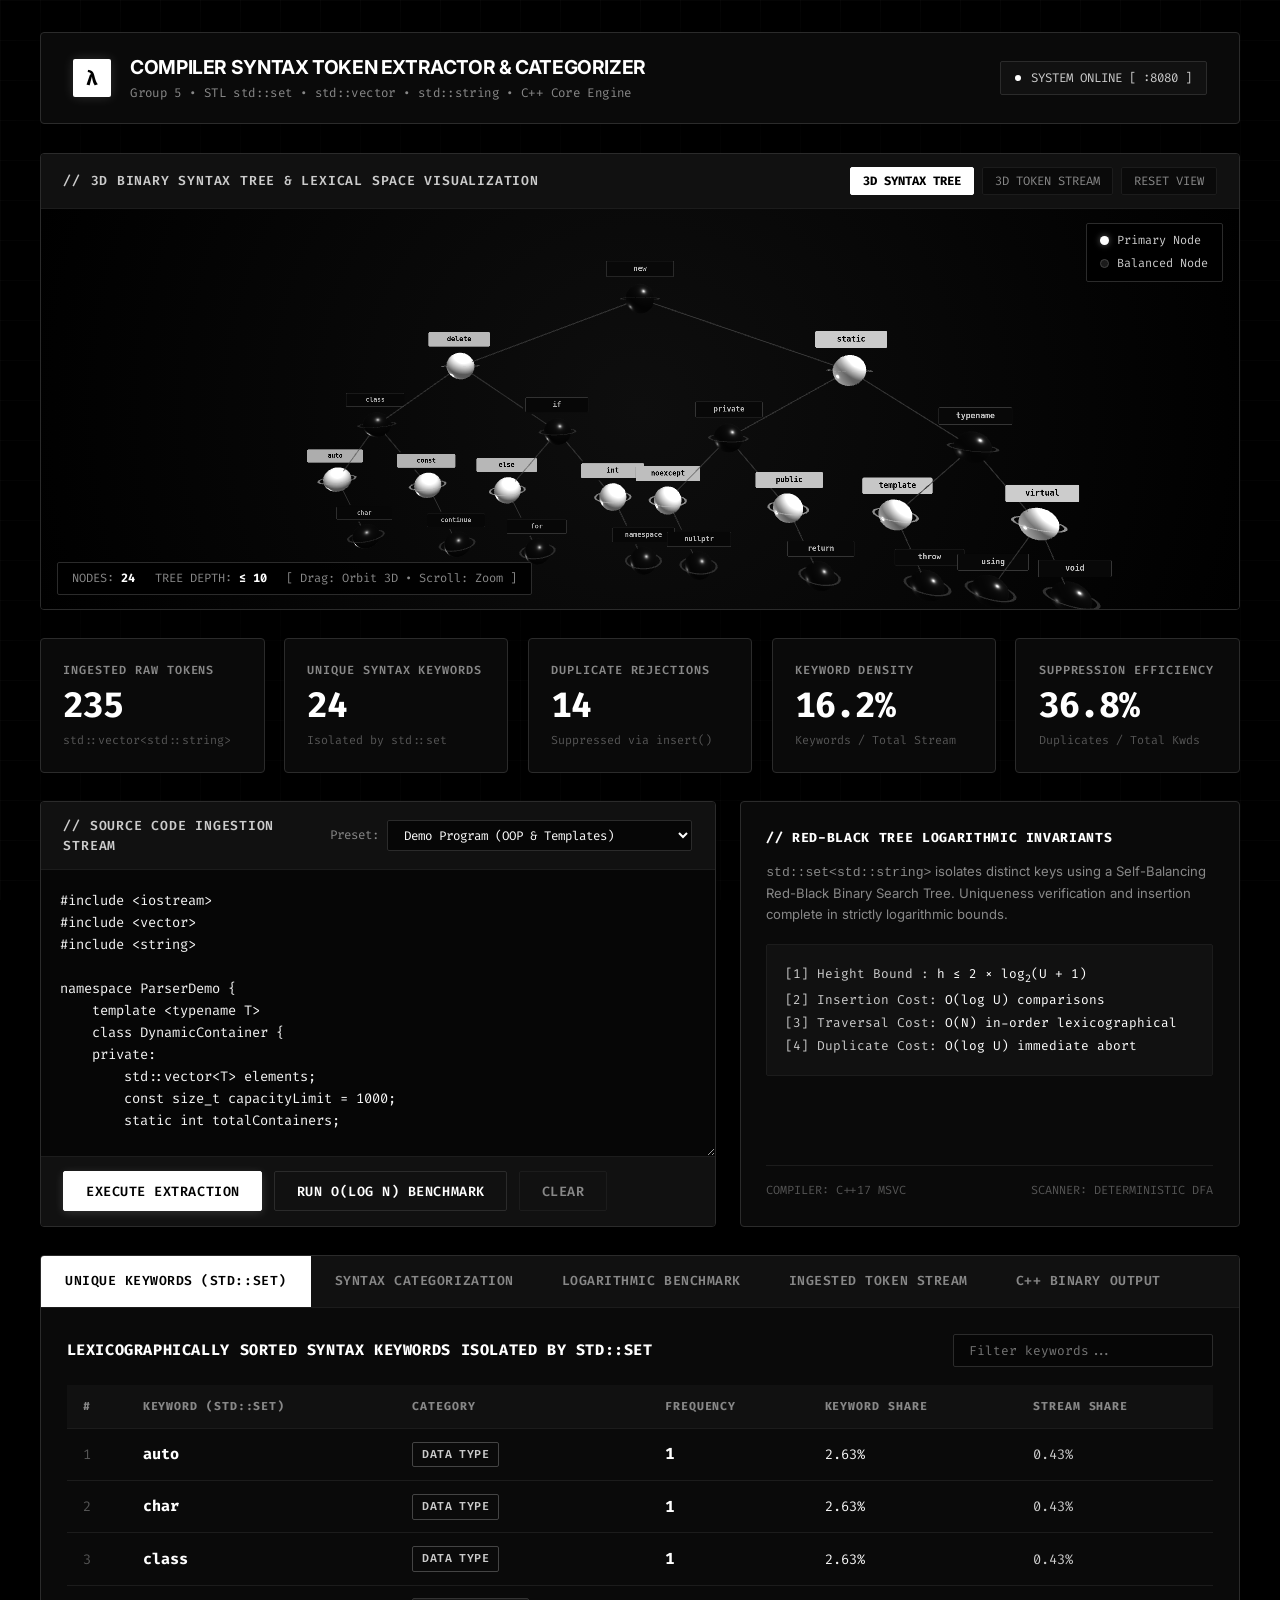
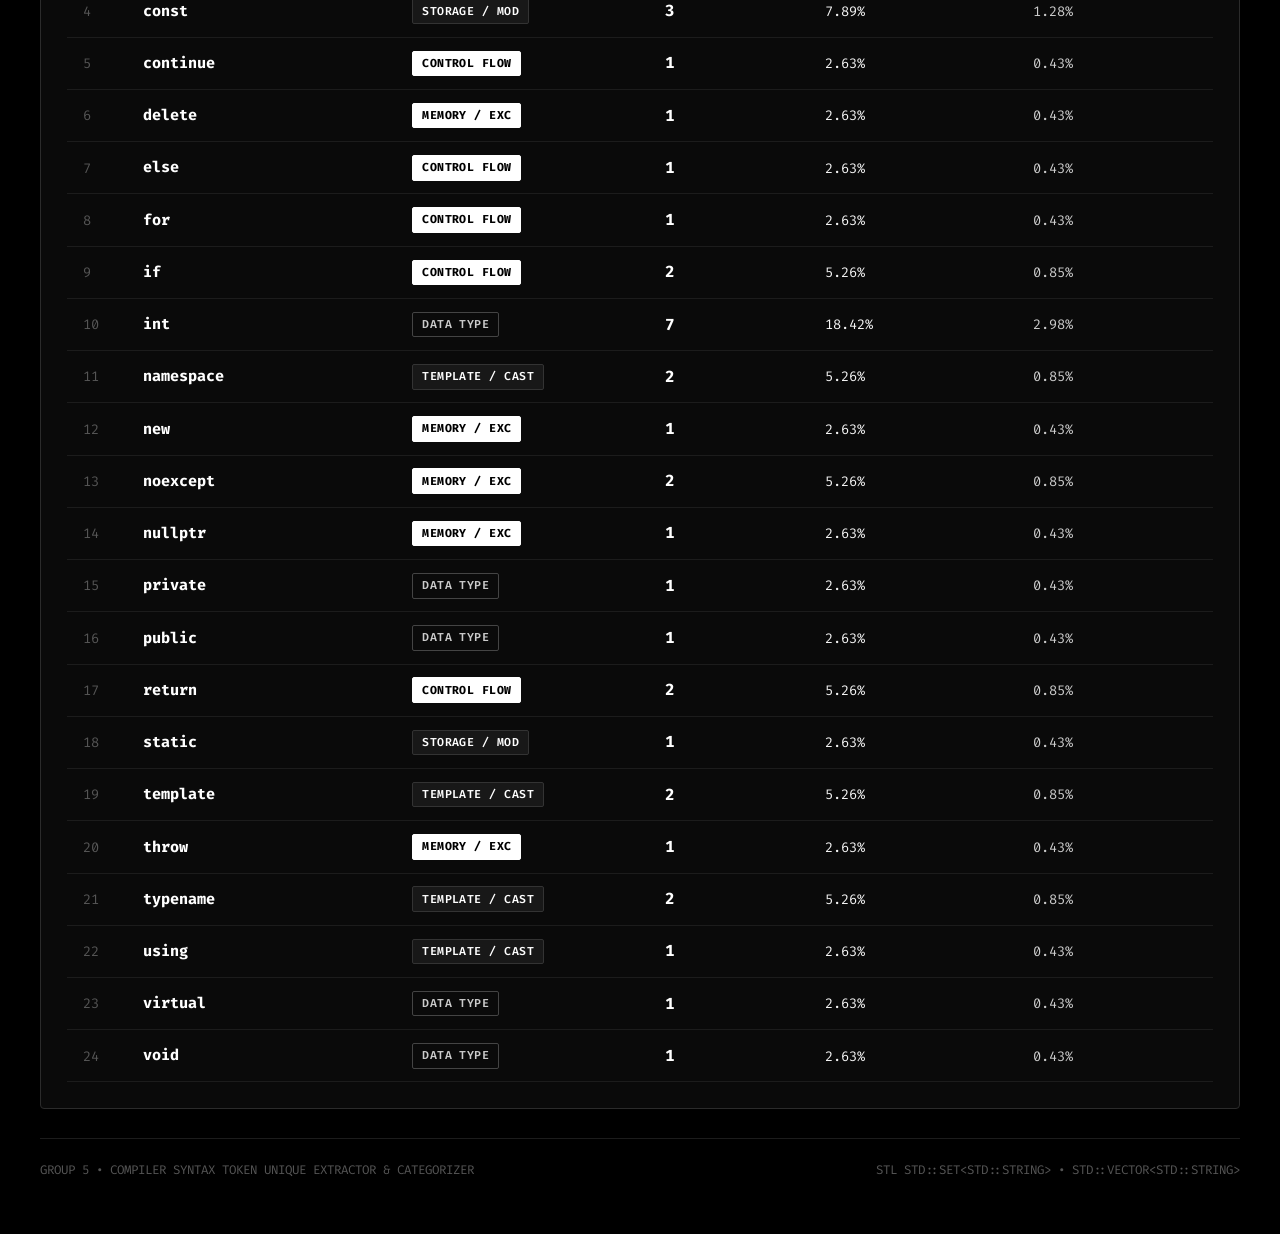
<file: index.html>
<!DOCTYPE html>
<html lang="en">
<head>
    <meta charset="UTF-8">
    <meta name="viewport" content="width=device-width, initial-scale=1.0">
    <title>Compiler Syntax Token Extractor &amp; Categorizer - Group 5</title>
    <link rel="stylesheet" href="style.css">
    <link rel="preconnect" href="https://fonts.googleapis.com">
    <link href="https://fonts.googleapis.com/css2?family=Fira+Code:wght@400;500;600;700&family=Inter:wght@400;500;600;700&display=swap" rel="stylesheet">
    <link rel="icon" href="data:image/svg+xml,<svg xmlns='http://www.w3.org/2000/svg' viewBox='0 0 100 100'><text y='.9em' font-size='90' fill='white'>&lambda;</text></svg>">
</head>
<body>
    <div class="mono-app">
        <header class="mono-header">
            <div class="mono-brand">
                <div class="mono-logo">&lambda;</div>
                <div class="mono-title-group">
                    <h1>Compiler Syntax Token Extractor &amp; Categorizer</h1>
                    <div class="sub">Group 5 &bull; STL std::set &bull; std::vector &bull; std::string &bull; C++ Core Engine</div>
                </div>
            </div>
            <div class="mono-system-status">
                <span class="mono-blink-dot"></span>
                <span>SYSTEM ONLINE [ :8080 ]</span>
            </div>
        </header>

        <section class="mono-viewport-card">
            <div class="mono-viewport-bar">
                <div class="mono-viewport-title">
                    <span>//</span>
                    <span>3D Binary Syntax Tree &amp; Lexical Space Visualization</span>
                </div>
                <div class="mono-viewport-actions">
                    <button class="mono-btn-v active" id="btnModeTree" onclick="setVisualizerMode('tree')">3D Syntax Tree</button>
                    <button class="mono-btn-v" id="btnModeVortex" onclick="setVisualizerMode('vortex')">3D Token Stream</button>
                    <button class="mono-btn-v" onclick="reset3DCamera()">Reset View</button>
                </div>
            </div>
            <div class="mono-canvas-box" id="canvasContainer">
                <canvas id="treeCanvas"></canvas>
                <div class="mono-canvas-hud">
                    <span>NODES: <strong id="hudNodeCount" style="color:var(--text-white)">0</strong></span>
                    <span>TREE DEPTH: <strong id="hudTreeDepth" style="color:var(--text-white)">0</strong></span>
                    <span>[ Drag: Orbit 3D &bull; Scroll: Zoom ]</span>
                </div>
                <div class="mono-canvas-legend">
                    <div class="mono-legend-row"><span class="mono-legend-node node-white"></span><span>Primary Node</span></div>
                    <div class="mono-legend-row"><span class="mono-legend-node node-black"></span><span>Balanced Node</span></div>
                </div>
            </div>
        </section>

        <section class="mono-stats-grid">
            <div class="mono-stat-box">
                <div class="mono-stat-label">Ingested Raw Tokens</div>
                <div class="mono-stat-val" id="cardTokens">0</div>
                <div class="mono-stat-meta">std::vector&lt;std::string&gt;</div>
            </div>
            <div class="mono-stat-box">
                <div class="mono-stat-label">Unique Syntax Keywords</div>
                <div class="mono-stat-val" id="cardUniqueKw">0</div>
                <div class="mono-stat-meta">Isolated by std::set</div>
            </div>
            <div class="mono-stat-box">
                <div class="mono-stat-label">Duplicate Rejections</div>
                <div class="mono-stat-val" id="cardDuplicates">0</div>
                <div class="mono-stat-meta">Suppressed via insert()</div>
            </div>
            <div class="mono-stat-box">
                <div class="mono-stat-label">Keyword Density</div>
                <div class="mono-stat-val" id="cardDensity">0.0%</div>
                <div class="mono-stat-meta">Keywords / Total Stream</div>
            </div>
            <div class="mono-stat-box">
                <div class="mono-stat-label">Suppression Efficiency</div>
                <div class="mono-stat-val" id="cardSuppression">0.0%</div>
                <div class="mono-stat-meta">Duplicates / Total Kwds</div>
            </div>
        </section>

        <section class="mono-workbench">
            <div class="mono-box">
                <div class="mono-bar">
                    <div class="mono-bar-title">// Source Code Ingestion Stream</div>
                    <div class="mono-preset-selector">
                        <label for="sampleSelect">Preset:</label>
                        <select id="sampleSelect" onchange="loadPresetSample()">
                            <option value="demo">Demo Program (OOP &amp; Templates)</option>
                            <option value="1">Sample 1: Math &amp; Primes</option>
                            <option value="2">Sample 2: Exceptions &amp; RAII</option>
                            <option value="3">Sample 3: Keyword Stress &amp; Duplicates</option>
                        </select>
                    </div>
                </div>
                <div class="mono-editor-area">
                    <textarea id="codeEditor" spellcheck="false" placeholder="Enter or paste C++ source code to analyze..."></textarea>
                </div>
                <div class="mono-actions">
                    <button class="mono-btn btn-white" id="btnAnalyze" onclick="analyzeCode()">
                        Execute Extraction
                    </button>
                    <button class="mono-btn btn-black" id="btnBenchmark" onclick="runBenchmarkSuite()">
                        Run O(log N) Benchmark
                    </button>
                    <button class="mono-btn btn-ghost-mono" onclick="clearCode()">
                        Clear
                    </button>
                </div>
            </div>

            <div class="mono-box" style="padding: 1.6rem; display: flex; flex-direction: column; justify-content: space-between;">
                <div>
                    <div style="font-family: var(--font-mono); font-size: 0.82rem; font-weight: 700; text-transform: uppercase; letter-spacing: 0.05em; color: var(--text-white); margin-bottom: 0.8rem;">
                        // Red-Black Tree Logarithmic Invariants
                    </div>
                    <p style="font-size: 0.82rem; color: var(--text-muted); line-height: 1.6; margin-bottom: 1.2rem;">
                        <code>std::set&lt;std::string&gt;</code> isolates distinct keys using a Self-Balancing Red-Black Binary Search Tree. Uniqueness verification and insertion complete in strictly logarithmic bounds.
                    </p>
                    <div style="background: var(--black-panel); border: 1px solid var(--border-dim); padding: 1.1rem; border-radius: var(--radius-xs); font-family: var(--font-mono); font-size: 0.8rem; color: var(--text-silver); line-height: 1.8;">
                        <div>[1] Height Bound  : <span style="color:var(--text-white)">h &le; 2 &times; log<sub>2</sub>(U + 1)</span></div>
                        <div>[2] Insertion Cost: <span style="color:var(--text-white)">O(log U) comparisons</span></div>
                        <div>[3] Traversal Cost: <span style="color:var(--text-white)">O(N) in-order lexicographical</span></div>
                        <div>[4] Duplicate Cost: <span style="color:var(--text-white)">O(log U) immediate abort</span></div>
                    </div>
                </div>
                <div style="margin-top: 1.2rem; padding-top: 1rem; border-top: 1px solid var(--border-dim); font-size: 0.74rem; font-family: var(--font-mono); color: var(--text-dim); display: flex; justify-content: space-between;">
                    <span>COMPILER: C++17 MSVC</span>
                    <span>SCANNER: DETERMINISTIC DFA</span>
                </div>
            </div>
        </section>

        <section class="mono-data-panel">
            <nav class="mono-tab-nav">
                <button class="mono-tab-item active" onclick="switchTab('keywords')">Unique Keywords (std::set)</button>
                <button class="mono-tab-item" onclick="switchTab('categories')">Syntax Categorization</button>
                <button class="mono-tab-item" onclick="switchTab('benchmarks')">Logarithmic Benchmark</button>
                <button class="mono-tab-item" onclick="switchTab('tokens')">Ingested Token Stream</button>
                <button class="mono-tab-item" onclick="switchTab('terminal')">C++ Binary Output</button>
            </nav>

            <div id="tab-keywords" class="mono-tab-pane active">
                <div class="mono-table-bar">
                    <h3>Lexicographically Sorted Syntax Keywords Isolated by std::set</h3>
                    <input type="text" id="kwSearchInput" class="mono-filter-input" placeholder="Filter keywords..." oninput="filterKeywordTable()">
                </div>
                <div class="mono-scroller">
                    <table>
                        <thead>
                            <tr>
                                <th style="width: 60px;">#</th>
                                <th>Keyword (std::set)</th>
                                <th>Category</th>
                                <th>Frequency</th>
                                <th>Keyword Share</th>
                                <th>Stream Share</th>
                            </tr>
                        </thead>
                        <tbody id="keywordTableBody">
                            <tr><td colspan="6" class="mono-empty-state">No source code analyzed yet. Click "Execute Extraction" above.</td></tr>
                        </tbody>
                    </table>
                </div>
            </div>

            <div id="tab-categories" class="mono-tab-pane">
                <div style="display: grid; grid-template-columns: 1fr 1fr; gap: 1.5rem;">
                    <div>
                        <div class="mono-table-bar">
                            <h3>Overall Syntax Token Breakdown</h3>
                        </div>
                        <div class="mono-scroller">
                            <table>
                                <thead>
                                    <tr>
                                        <th>Category</th>
                                        <th>Total Count</th>
                                        <th>Distinct Items</th>
                                        <th>Stream Share</th>
                                    </tr>
                                </thead>
                                <tbody id="categoryTableBody">
                                    <tr><td colspan="4" class="mono-empty-state">Awaiting analysis.</td></tr>
                                </tbody>
                            </table>
                        </div>
                    </div>
                    <div>
                        <div class="mono-table-bar">
                            <h3>Keyword Sub-Taxonomy Breakdown</h3>
                        </div>
                        <div class="mono-scroller">
                            <table>
                                <thead>
                                    <tr>
                                        <th>Subgroup</th>
                                        <th>Total Count</th>
                                        <th>Distinct (std::set)</th>
                                        <th>Share</th>
                                    </tr>
                                </thead>
                                <tbody id="kwSubgroupTableBody">
                                    <tr><td colspan="4" class="mono-empty-state">Awaiting analysis.</td></tr>
                                </tbody>
                            </table>
                        </div>
                    </div>
                </div>
            </div>

            <div id="tab-benchmarks" class="mono-tab-pane">
                <div class="mono-table-bar">
                    <h3>Empirical Complexity Evaluation: std::set vs Vector Linear Search</h3>
                    <button class="mono-btn btn-white" style="padding:0.35rem 0.85rem; font-size:0.75rem;" onclick="runBenchmarkSuite()">Re-run Benchmarks</button>
                </div>
                <div class="mono-scroller">
                    <table>
                        <thead>
                            <tr>
                                <th>Tokens (N)</th>
                                <th>Unique (U)</th>
                                <th>RB Max Depth &le;</th>
                                <th>Vector O(N&sup2;) Time</th>
                                <th>std::set O(N log U) Time</th>
                                <th>Hash O(N) Time</th>
                                <th>Speedup Factor</th>
                            </tr>
                        </thead>
                        <tbody id="benchmarkTableBody">
                            <tr><td colspan="7" class="mono-empty-state">Click "Run O(log N) Benchmark" to trigger performance tests.</td></tr>
                        </tbody>
                    </table>
                </div>
            </div>

            <div id="tab-tokens" class="mono-tab-pane">
                <div class="mono-table-bar">
                    <h3>Raw Ingested Tokens Sequence (std::vector&lt;std::string&gt;)</h3>
                    <span id="tokenStreamCount" class="mono-badge badge-solid-white">0 Tokens</span>
                </div>
                <div class="mono-token-stream" id="tokenCloud">
                    <span class="mono-empty-state">Tokens will be streamed here upon analysis.</span>
                </div>
            </div>

            <div id="tab-terminal" class="mono-tab-pane">
                <div class="mono-table-bar">
                    <h3>Native C++ Executable Terminal Log</h3>
                </div>
                <pre class="mono-terminal-box" id="terminalOutput">Click "Execute Extraction" to view native C++ console output...</pre>
            </div>
        </section>

        <footer class="mono-footer">
            <div>Group 5 &bull; Compiler Syntax Token Unique Extractor &amp; Categorizer</div>
            <div>STL std::set&lt;std::string&gt; &bull; std::vector&lt;std::string&gt;</div>
        </footer>
    </div>

    <script src="three.min.js"></script>
    <script src="app.js"></script>
</body>
</html>
</file>
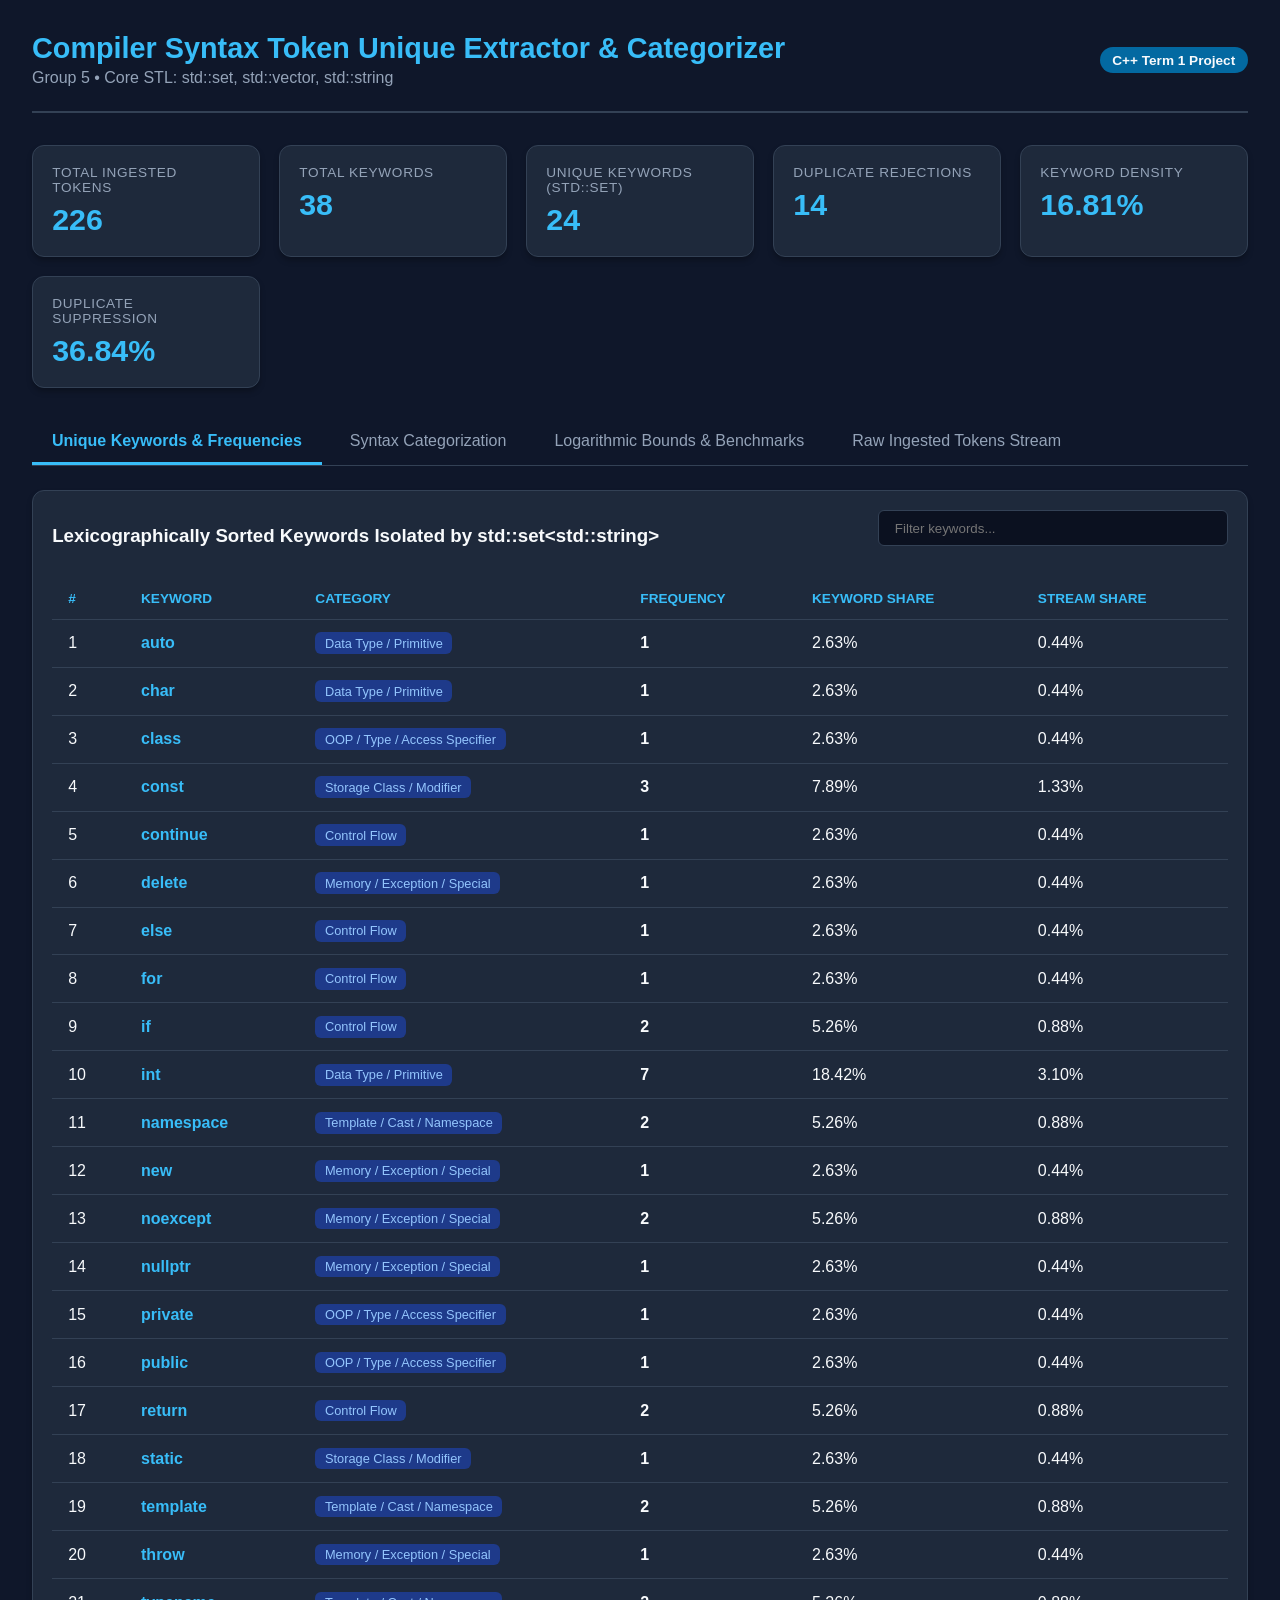
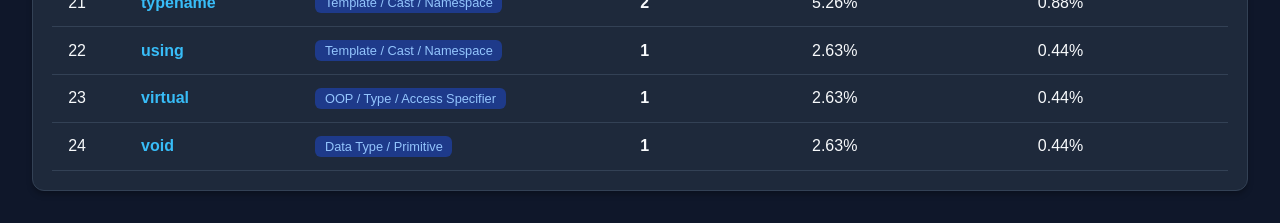
<file: export/dashboard.html>
<!DOCTYPE html>
<html lang="en">
<head>
    <meta charset="UTF-8">
    <meta name="viewport" content="width=device-width, initial-scale=1.0">
    <title>Compiler Syntax Token Unique Extractor & Categorizer - Dashboard</title>
    <style>
        :root {
            --bg-primary: #0f172a;
            --bg-secondary: #1e293b;
            --bg-card: #1e293b;
            --accent: #38bdf8;
            --accent-glow: rgba(56, 189, 248, 0.2);
            --text-main: #f8fafc;
            --text-muted: #94a3b8;
            --border-color: #334155;
            --success: #10b981;
            --warning: #f59e0b;
            --purple: #a855f7;
        }
        * { box-sizing: border-box; margin: 0; padding: 0; font-family: 'Segoe UI', Roboto, Helvetica, Arial, sans-serif; }
        body { background: var(--bg-primary); color: var(--text-main); min-height: 100vh; padding: 2rem; }
        .header { display: flex; justify-content: space-between; align-items: center; border-bottom: 2px solid var(--border-color); padding-bottom: 1.5rem; margin-bottom: 2rem; }
        .header h1 { font-size: 1.8rem; color: var(--accent); }
        .header .badge { background: #0369a1; padding: 0.35rem 0.8rem; border-radius: 9999px; font-size: 0.85rem; font-weight: 600; }
        .metrics-grid { display: grid; grid-template-columns: repeat(auto-fit, minmax(200px, 1fr)); gap: 1.2rem; margin-bottom: 2rem; }
        .card { background: var(--bg-card); border: 1px solid var(--border-color); border-radius: 12px; padding: 1.2rem; box-shadow: 0 4px 6px -1px rgba(0, 0, 0, 0.3); }
        .card .title { font-size: 0.85rem; color: var(--text-muted); text-transform: uppercase; letter-spacing: 0.05em; margin-bottom: 0.4rem; }
        .card .val { font-size: 1.9rem; font-weight: bold; color: var(--accent); }
        .tabs { display: flex; gap: 0.5rem; border-bottom: 1px solid var(--border-color); margin-bottom: 1.5rem; }
        .tab-btn { background: none; border: none; color: var(--text-muted); padding: 0.75rem 1.25rem; font-size: 1rem; cursor: pointer; border-bottom: 3px solid transparent; transition: all 0.2s; }
        .tab-btn.active { color: var(--accent); border-bottom-color: var(--accent); font-weight: 600; }
        .tab-content { display: none; }
        .tab-content.active { display: block; }
        table { width: 100%; border-collapse: collapse; margin-top: 1rem; }
        th, td { padding: 0.8rem 1rem; text-align: left; border-bottom: 1px solid var(--border-color); }
        th { background: #1e293b; color: var(--accent); font-size: 0.85rem; text-transform: uppercase; }
        tr:hover { background: rgba(56, 189, 248, 0.05); }
        .pill { display: inline-block; padding: 0.2rem 0.6rem; border-radius: 6px; font-size: 0.8rem; font-weight: 500; }
        .pill-flow { background: #7c2d12; color: #fdba74; }
        .pill-type { background: #1e3a8a; color: #93c5fd; }
        .pill-oop  { background: #581c87; color: #d8b4fe; }
        .pill-mem  { background: #14532d; color: #86efac; }
        .token-cloud { display: flex; flex-wrap: wrap; gap: 0.5rem; max-height: 400px; overflow-y: auto; padding: 1rem; background: #0b1120; border-radius: 8px; border: 1px solid var(--border-color); }
        .token-item { padding: 0.3rem 0.6rem; background: #1e293b; border-radius: 4px; font-family: monospace; font-size: 0.85rem; color: #e2e8f0; }
        .token-item.is-kw { background: #0284c7; color: #fff; font-weight: bold; }
        .search-box { width: 100%; max-width: 350px; padding: 0.6rem 1rem; background: #0b1120; border: 1px solid var(--border-color); border-radius: 6px; color: #fff; margin-bottom: 1rem; }
    </style>
</head>
<body>
    <div class="header">
        <div>
            <h1>Compiler Syntax Token Unique Extractor & Categorizer</h1>
            <p style="color: var(--text-muted); margin-top: 0.25rem;">Group 5 &bull; Core STL: std::set, std::vector, std::string</p>
        </div>
        <div><span class="badge">C++ Term 1 Project</span></div>
    </div>

    <div class="metrics-grid" id="metricsGrid">
        <div class="card"><div class="title">Total Ingested Tokens</div><div class="val" id="metricTotalTokens">--</div></div>
        <div class="card"><div class="title">Total Keywords</div><div class="val" id="metricTotalKw">--</div></div>
        <div class="card"><div class="title">Unique Keywords (std::set)</div><div class="val" id="metricUniqueKw">--</div></div>
        <div class="card"><div class="title">Duplicate Rejections</div><div class="val" id="metricDuplicates">--</div></div>
        <div class="card"><div class="title">Keyword Density</div><div class="val" id="metricDensity">--%</div></div>
        <div class="card"><div class="title">Duplicate Suppression</div><div class="val" id="metricSuppression">--%</div></div>
    </div>

    <div class="tabs">
        <button class="tab-btn active" onclick="switchTab('keywords')">Unique Keywords & Frequencies</button>
        <button class="tab-btn" onclick="switchTab('categorization')">Syntax Categorization</button>
        <button class="tab-btn" onclick="switchTab('complexity')">Logarithmic Bounds & Benchmarks</button>
        <button class="tab-btn" onclick="switchTab('tokens')">Raw Ingested Tokens Stream</button>
    </div>

    <div id="tab-keywords" class="tab-content active">
        <div class="card">
            <div style="display: flex; justify-content: space-between; align-items: center;">
                <h3>Lexicographically Sorted Keywords Isolated by std::set&lt;std::string&gt;</h3>
                <input type="text" id="kwSearch" class="search-box" placeholder="Filter keywords..." oninput="filterKeywords()">
            </div>
            <table>
                <thead>
                    <tr>
                        <th>#</th>
                        <th>Keyword</th>
                        <th>Category</th>
                        <th>Frequency</th>
                        <th>Keyword Share</th>
                        <th>Stream Share</th>
                    </tr>
                </thead>
                <tbody id="keywordTableBody">
                    <tr><td colspan="6" style="text-align:center;">Loading analysis data...</td></tr>
                </tbody>
            </table>
        </div>
    </div>

    <div id="tab-categorization" class="tab-content">
        <div class="card" style="margin-bottom: 1.5rem;">
            <h3>Overall Syntax Categorization Breakdown</h3>
            <table>
                <thead>
                    <tr>
                        <th>Category</th>
                        <th>Total Tokens</th>
                        <th>Unique Items</th>
                        <th>Stream Share</th>
                    </tr>
                </thead>
                <tbody id="catTypeTableBody"></tbody>
            </table>
        </div>
        <div class="card">
            <h3>Keyword Sub-Taxonomy (std::set segregation)</h3>
            <table>
                <thead>
                    <tr>
                        <th>Subgroup</th>
                        <th>Occurrences</th>
                        <th>Unique Count</th>
                        <th>Keyword Share</th>
                    </tr>
                </thead>
                <tbody id="kwSubgroupTableBody"></tbody>
            </table>
        </div>
    </div>

    <div id="tab-complexity" class="tab-content">
        <div class="card" style="margin-bottom: 1.5rem;">
            <h3>Theoretical & Empirical Validation of std::set Logarithmic Bounds</h3>
            <p style="color: var(--text-muted); margin: 0.5rem 0 1rem 0;">
                std::set uses a Self-Balancing Red-Black Binary Search Tree. Every insertion verifies uniqueness and rebalances in O(log U) time.
                In contrast, naive std::vector with linear search exhibits O(N &times; U) quadratic decay.
            </p>
            <table>
                <thead>
                    <tr>
                        <th>Tokens (N)</th>
                        <th>Unique (U)</th>
                        <th>RB Max Height &le;</th>
                        <th>std::vector O(N&sup2;) Time</th>
                        <th>std::set O(N log U) Time</th>
                        <th>std::unordered_set O(N) Time</th>
                        <th>std::set vs Vector Speedup</th>
                    </tr>
                </thead>
                <tbody id="benchmarkTableBody"></tbody>
            </table>
        </div>
    </div>

    <div id="tab-tokens" class="tab-content">
        <div class="card">
            <h3>Ingested Token Stream (std::vector&lt;std::string&gt;)</h3>
            <p style="color: var(--text-muted); margin-bottom: 1rem;">Tokens are highlighted. Blue badges indicate recognized syntax keywords.</p>
            <div class="token-cloud" id="tokenCloud"></div>
        </div>
    </div>

    <script id="embeddedData" type="application/json">{
  "projectName": "Compiler Syntax Token Unique Extractor & Categorizer",
  "group": "Group 5",
  "sourceName": "Default Built-in C++ Demo",
  "metrics": {
    "totalTokensIngested": 226,
    "totalKeywordOccurrences": 38,
    "uniqueKeywordsCount": 24,
    "duplicateRejectionsCount": 14,
    "keywordDensityPercentage": 16.81,
    "uniquenessRatio": 63.16,
    "duplicateSuppressionRatio": 36.84
  },
  "uniqueKeywordsLexicographical": [
    "auto",
    "char",
    "class",
    "const",
    "continue",
    "delete",
    "else",
    "for",
    "if",
    "int",
    "namespace",
    "new",
    "noexcept",
    "nullptr",
    "private",
    "public",
    "return",
    "static",
    "template",
    "throw",
    "typename",
    "using",
    "virtual",
    "void"
  ],
  "keywordFrequencies": [
    {
      "keyword": "auto",
      "category": "Data Type / Primitive",
      "frequency": 1,
      "relativeFrequencyPercentage": 2.63,
      "streamPercentage": 0.44
    },
    {
      "keyword": "char",
      "category": "Data Type / Primitive",
      "frequency": 1,
      "relativeFrequencyPercentage": 2.63,
      "streamPercentage": 0.44
    },
    {
      "keyword": "class",
      "category": "OOP / Type / Access Specifier",
      "frequency": 1,
      "relativeFrequencyPercentage": 2.63,
      "streamPercentage": 0.44
    },
    {
      "keyword": "const",
      "category": "Storage Class / Modifier",
      "frequency": 3,
      "relativeFrequencyPercentage": 7.89,
      "streamPercentage": 1.33
    },
    {
      "keyword": "continue",
      "category": "Control Flow",
      "frequency": 1,
      "relativeFrequencyPercentage": 2.63,
      "streamPercentage": 0.44
    },
    {
      "keyword": "delete",
      "category": "Memory / Exception / Special",
      "frequency": 1,
      "relativeFrequencyPercentage": 2.63,
      "streamPercentage": 0.44
    },
    {
      "keyword": "else",
      "category": "Control Flow",
      "frequency": 1,
      "relativeFrequencyPercentage": 2.63,
      "streamPercentage": 0.44
    },
    {
      "keyword": "for",
      "category": "Control Flow",
      "frequency": 1,
      "relativeFrequencyPercentage": 2.63,
      "streamPercentage": 0.44
    },
    {
      "keyword": "if",
      "category": "Control Flow",
      "frequency": 2,
      "relativeFrequencyPercentage": 5.26,
      "streamPercentage": 0.88
    },
    {
      "keyword": "int",
      "category": "Data Type / Primitive",
      "frequency": 7,
      "relativeFrequencyPercentage": 18.42,
      "streamPercentage": 3.10
    },
    {
      "keyword": "namespace",
      "category": "Template / Cast / Namespace",
      "frequency": 2,
      "relativeFrequencyPercentage": 5.26,
      "streamPercentage": 0.88
    },
    {
      "keyword": "new",
      "category": "Memory / Exception / Special",
      "frequency": 1,
      "relativeFrequencyPercentage": 2.63,
      "streamPercentage": 0.44
    },
    {
      "keyword": "noexcept",
      "category": "Memory / Exception / Special",
      "frequency": 2,
      "relativeFrequencyPercentage": 5.26,
      "streamPercentage": 0.88
    },
    {
      "keyword": "nullptr",
      "category": "Memory / Exception / Special",
      "frequency": 1,
      "relativeFrequencyPercentage": 2.63,
      "streamPercentage": 0.44
    },
    {
      "keyword": "private",
      "category": "OOP / Type / Access Specifier",
      "frequency": 1,
      "relativeFrequencyPercentage": 2.63,
      "streamPercentage": 0.44
    },
    {
      "keyword": "public",
      "category": "OOP / Type / Access Specifier",
      "frequency": 1,
      "relativeFrequencyPercentage": 2.63,
      "streamPercentage": 0.44
    },
    {
      "keyword": "return",
      "category": "Control Flow",
      "frequency": 2,
      "relativeFrequencyPercentage": 5.26,
      "streamPercentage": 0.88
    },
    {
      "keyword": "static",
      "category": "Storage Class / Modifier",
      "frequency": 1,
      "relativeFrequencyPercentage": 2.63,
      "streamPercentage": 0.44
    },
    {
      "keyword": "template",
      "category": "Template / Cast / Namespace",
      "frequency": 2,
      "relativeFrequencyPercentage": 5.26,
      "streamPercentage": 0.88
    },
    {
      "keyword": "throw",
      "category": "Memory / Exception / Special",
      "frequency": 1,
      "relativeFrequencyPercentage": 2.63,
      "streamPercentage": 0.44
    },
    {
      "keyword": "typename",
      "category": "Template / Cast / Namespace",
      "frequency": 2,
      "relativeFrequencyPercentage": 5.26,
      "streamPercentage": 0.88
    },
    {
      "keyword": "using",
      "category": "Template / Cast / Namespace",
      "frequency": 1,
      "relativeFrequencyPercentage": 2.63,
      "streamPercentage": 0.44
    },
    {
      "keyword": "virtual",
      "category": "OOP / Type / Access Specifier",
      "frequency": 1,
      "relativeFrequencyPercentage": 2.63,
      "streamPercentage": 0.44
    },
    {
      "keyword": "void",
      "category": "Data Type / Primitive",
      "frequency": 1,
      "relativeFrequencyPercentage": 2.63,
      "streamPercentage": 0.44
    }
  ],
  "syntaxCategorization": {
    "tokenTypes": [
      {
        "category": "KEYWORD",
        "totalCount": 38,
        "uniqueCount": 24,
        "streamPercentage": 16.81
      },
      {
        "category": "IDENTIFIER",
        "totalCount": 55,
        "uniqueCount": 22,
        "streamPercentage": 24.34
      },
      {
        "category": "INTEGER_LITERAL",
        "totalCount": 8,
        "uniqueCount": 5,
        "streamPercentage": 3.54
      },
      {
        "category": "STRING_LITERAL",
        "totalCount": 2,
        "uniqueCount": 2,
        "streamPercentage": 0.88
      },
      {
        "category": "OPERATOR",
        "totalCount": 45,
        "uniqueCount": 16,
        "streamPercentage": 19.91
      },
      {
        "category": "PUNCTUATION",
        "totalCount": 75,
        "uniqueCount": 8,
        "streamPercentage": 33.19
      },
      {
        "category": "PREPROCESSOR",
        "totalCount": 3,
        "uniqueCount": 3,
        "streamPercentage": 1.33
      }
    ],
    "keywordSubgroups": [
      {
        "subgroup": "Control Flow",
        "totalOccurrences": 7,
        "uniqueCount": 5,
        "keywordSharePercentage": 18.42
      },
      {
        "subgroup": "Data Type / Primitive",
        "totalOccurrences": 10,
        "uniqueCount": 4,
        "keywordSharePercentage": 26.32
      },
      {
        "subgroup": "Storage Class / Modifier",
        "totalOccurrences": 4,
        "uniqueCount": 2,
        "keywordSharePercentage": 10.53
      },
      {
        "subgroup": "OOP / Type / Access Specifier",
        "totalOccurrences": 4,
        "uniqueCount": 4,
        "keywordSharePercentage": 10.53
      },
      {
        "subgroup": "Memory / Exception / Special",
        "totalOccurrences": 6,
        "uniqueCount": 5,
        "keywordSharePercentage": 15.79
      },
      {
        "subgroup": "Template / Cast / Namespace",
        "totalOccurrences": 7,
        "uniqueCount": 4,
        "keywordSharePercentage": 18.42
      }
    ]
  },
  "rawTokens": [
    "#include <iostream>",
    "#include <vector>",
    "#include <string>",
    "namespace",
    "ParserDemo",
    "{",
    "template",
    "<",
    "typename",
    "T",
    ">",
    "class",
    "DynamicContainer",
    "{",
    "private",
    ":",
    "std",
    "::",
    "vector",
    "<",
    "T",
    ">",
    "elements",
    ";",
    "const",
    "size_t",
    "capacityLimit",
    "=",
    "1000",
    ";",
    "static",
    "int",
    "totalContainers",
    ";",
    "public",
    ":",
    "DynamicContainer",
    "(",
    ")",
    "{",
    "totalContainers",
    "++",
    ";",
    "}",
    "virtual",
    "~",
    "DynamicContainer",
    "(",
    ")",
    "noexcept",
    "{",
    "totalContainers",
    "--",
    ";",
    "}",
    "void",
    "addElement",
    "(",
    "const",
    "T",
    "&",
    "item",
    ")",
    "{",
    "if",
    "(",
    "elements",
    ".",
    "size",
    "(",
    ")",
    ">=",
    "capacityLimit",
    ")",
    "{",
    "throw",
    "std",
    "::",
    "runtime_error",
    "(",
    "\"Capacity limit exceeded\"",
    ")",
    ";",
    "}",
    "elements",
    ".",
    "push_back",
    "(",
    "item",
    ")",
    ";",
    "}",
    "auto",
    "getSize",
    "(",
    ")",
    "const",
    "noexcept",
    "->",
    "size_t",
    "{",
    "return",
    "elements",
    ".",
    "size",
    "(",
    ")",
    ";",
    "}",
    "}",
    ";",
    "template",
    "<",
    "typename",
    "T",
    ">",
    "int",
    "DynamicContainer",
    "<",
    "T",
    ">",
    "::",
    "totalContainers",
    "=",
    "0",
    ";",
    "}",
    "int",
    "main",
    "(",
    "int",
    "argc",
    ",",
    "char",
    "*",
    "argv",
    "[",
    "]",
    ")",
    "{",
    "using",
    "namespace",
    "ParserDemo",
    ";",
    "DynamicContainer",
    "<",
    "int",
    ">",
    "*",
    "containerPtr",
    "=",
    "new",
    "DynamicContainer",
    "<",
    "int",
    ">",
    "(",
    ")",
    ";",
    "for",
    "(",
    "int",
    "i",
    "=",
    "0",
    ";",
    "i",
    "<",
    "50",
    ";",
    "++",
    "i",
    ")",
    "{",
    "if",
    "(",
    "i",
    "%",
    "2",
    "==",
    "0",
    ")",
    "{",
    "containerPtr",
    "->",
    "addElement",
    "(",
    "i",
    "*",
    "10",
    ")",
    ";",
    "}",
    "else",
    "{",
    "continue",
    ";",
    "}",
    "}",
    "std",
    "::",
    "cout",
    "<<",
    "\"Container size: \"",
    "<<",
    "containerPtr",
    "->",
    "getSize",
    "(",
    ")",
    "<<",
    "std",
    "::",
    "endl",
    ";",
    "delete",
    "containerPtr",
    ";",
    "containerPtr",
    "=",
    "nullptr",
    ";",
    "return",
    "0",
    ";",
    "}"
  ],
  "complexityBenchmarks": [
    {
      "tokensN": 500,
      "uniqueU": 209,
      "estimatedTreeHeight": 16,
      "vectorLinearTimeMs": 0.3101,
      "setTimeMs": 0.1667,
      "unorderedSetTimeMs": 0.0613,
      "speedupVsVector": 1.86
    },
    {
      "tokensN": 1500,
      "uniqueU": 491,
      "estimatedTreeHeight": 18,
      "vectorLinearTimeMs": 1.5487,
      "setTimeMs": 0.4227,
      "unorderedSetTimeMs": 0.1469,
      "speedupVsVector": 3.66
    },
    {
      "tokensN": 5000,
      "uniqueU": 1542,
      "estimatedTreeHeight": 22,
      "vectorLinearTimeMs": 9.8417,
      "setTimeMs": 1.2068,
      "unorderedSetTimeMs": 0.5061,
      "speedupVsVector": 8.16
    },
    {
      "tokensN": 15000,
      "uniqueU": 4595,
      "estimatedTreeHeight": 26,
      "vectorLinearTimeMs": 87.1978,
      "setTimeMs": 3.9210,
      "unorderedSetTimeMs": 1.6562,
      "speedupVsVector": 22.24
    }
  ]
}
</script>
    <script>
        function switchTab(name) {
            document.querySelectorAll('.tab-btn').forEach(b => b.classList.remove('active'));
            document.querySelectorAll('.tab-content').forEach(c => c.classList.remove('active'));
            event.target.classList.add('active');
            document.getElementById('tab-' + name).classList.add('active');
        }

        let appData = null;

        function loadData() {
            const embedded = document.getElementById('embeddedData');
            if (embedded && embedded.textContent.trim().length > 2) {
                try {
                    appData = JSON.parse(embedded.textContent);
                    renderData(appData);
                    return;
                } catch (e) {
                    console.log('Parsing embedded JSON failed, falling back to fetch.');
                }
            }
            fetch('analysis_result.json')
                .then(r => r.json())
                .then(data => {
                    appData = data;
                    renderData(data);
                })
                .catch(err => {
                    console.log('Fetching JSON failed, waiting for user input.');
                });
        }

        function renderData(d) {
            document.getElementById('metricTotalTokens').innerText = d.metrics.totalTokensIngested;
            document.getElementById('metricTotalKw').innerText = d.metrics.totalKeywordOccurrences;
            document.getElementById('metricUniqueKw').innerText = d.metrics.uniqueKeywordsCount;
            document.getElementById('metricDuplicates').innerText = d.metrics.duplicateRejectionsCount;
            document.getElementById('metricDensity').innerText = d.metrics.keywordDensityPercentage + '%';
            document.getElementById('metricSuppression').innerText = d.metrics.duplicateSuppressionRatio + '%';

            renderKeywords(d.keywordFrequencies);

            const catBody = document.getElementById('catTypeTableBody');
            catBody.innerHTML = '';
            d.syntaxCategorization.tokenTypes.forEach(t => {
                catBody.innerHTML += `<tr>
                    <td><strong>${t.category}</strong></td>
                    <td>${t.totalCount}</td>
                    <td>${t.uniqueCount}</td>
                    <td>${t.streamPercentage}%</td>
                </tr>`;
            });

            const subBody = document.getElementById('kwSubgroupTableBody');
            subBody.innerHTML = '';
            d.syntaxCategorization.keywordSubgroups.forEach(s => {
                subBody.innerHTML += `<tr>
                    <td><strong>${s.subgroup}</strong></td>
                    <td>${s.totalOccurrences}</td>
                    <td>${s.uniqueCount}</td>
                    <td>${s.keywordSharePercentage}%</td>
                </tr>`;
            });

            const bBody = document.getElementById('benchmarkTableBody');
            bBody.innerHTML = '';
            d.complexityBenchmarks.forEach(b => {
                bBody.innerHTML += `<tr>
                    <td><strong>${b.tokensN.toLocaleString()}</strong></td>
                    <td>${b.uniqueU.toLocaleString()}</td>
                    <td>${b.estimatedTreeHeight}</td>
                    <td>${b.vectorLinearTimeMs.toFixed(3)} ms</td>
                    <td style="color:var(--accent); font-weight:bold;">${b.setTimeMs.toFixed(3)} ms</td>
                    <td>${b.unorderedSetTimeMs.toFixed(3)} ms</td>
                    <td style="color:var(--success); font-weight:bold;">${b.speedupVsVector.toFixed(1)}x faster</td>
                </tr>`;
            });

            const cloud = document.getElementById('tokenCloud');
            cloud.innerHTML = '';
            const kwSet = new Set(d.uniqueKeywordsLexicographical);
            d.rawTokens.forEach(tok => {
                const isKw = kwSet.has(tok);
                const span = document.createElement('span');
                span.className = 'token-item' + (isKw ? ' is-kw' : '');
                span.innerText = tok;
                cloud.appendChild(span);
            });
        }

        function renderKeywords(metrics) {
            const tbody = document.getElementById('keywordTableBody');
            tbody.innerHTML = '';
            metrics.forEach((m, idx) => {
                tbody.innerHTML += `<tr>
                    <td>${idx + 1}</td>
                    <td><strong style="color:var(--accent);">${m.keyword}</strong></td>
                    <td><span class="pill pill-type">${m.category}</span></td>
                    <td><strong>${m.frequency}</strong></td>
                    <td>${m.relativeFrequencyPercentage.toFixed(2)}%</td>
                    <td>${m.streamPercentage.toFixed(2)}%</td>
                </tr>`;
            });
        }

        function filterKeywords() {
            if (!appData) return;
            const query = document.getElementById('kwSearch').value.toLowerCase();
            const filtered = appData.keywordFrequencies.filter(m => 
                m.keyword.toLowerCase().includes(query) || m.category.toLowerCase().includes(query)
            );
            renderKeywords(filtered);
        }

        window.onload = loadData;
    </script>
</body>
</html>
</file>
<file: style.css>
:root {
    --black-pure: #000000;
    --black-void: #050505;
    --black-surface: #0a0a0a;
    --black-panel: #111111;
    --black-panel-hover: #181818;
    --black-input: #060606;
    
    --border-dim: #1c1c1c;
    --border-medium: #2b2b2b;
    --border-bright: #444444;
    --border-white: #ffffff;
    
    --text-white: #ffffff;
    --text-pure: #f5f5f5;
    --text-silver: #cccccc;
    --text-muted: #888888;
    --text-dim: #555555;
    --text-faint: #333333;
    
    --font-ui: 'Inter', -apple-system, BlinkMacSystemFont, 'Segoe UI', Helvetica, Arial, sans-serif;
    --font-mono: 'Fira Code', 'JetBrains Mono', Consolas, monospace;
    
    --radius-none: 0px;
    --radius-xs: 2px;
    --radius-sm: 4px;
    --radius-md: 6px;
    --transition: 0.16s ease-in-out;
}

* {
    box-sizing: border-box;
    margin: 0;
    padding: 0;
}

body {
    background-color: var(--black-pure);
    color: var(--text-pure);
    font-family: var(--font-ui);
    line-height: 1.5;
    min-height: 100vh;
    padding: 2rem 2.5rem;
    overflow-x: hidden;
    background-image: 
        linear-gradient(rgba(255, 255, 255, 0.02) 1px, transparent 1px),
        linear-gradient(90deg, rgba(255, 255, 255, 0.02) 1px, transparent 1px);
    background-size: 40px 40px;
    background-attachment: fixed;
    -webkit-font-smoothing: antialiased;
}

.mono-app {
    max-width: 1440px;
    margin: 0 auto;
    display: flex;
    flex-direction: column;
    gap: 1.8rem;
}

.mono-header {
    display: flex;
    justify-content: space-between;
    align-items: center;
    background: var(--black-surface);
    border: 1px solid var(--border-medium);
    padding: 1.25rem 2rem;
    border-radius: var(--radius-sm);
    box-shadow: 0 4px 20px rgba(0, 0, 0, 0.9);
}

.mono-brand {
    display: flex;
    align-items: center;
    gap: 1.2rem;
}

.mono-logo {
    width: 38px;
    height: 38px;
    background: var(--white-white, #ffffff);
    color: var(--black-pure);
    display: flex;
    align-items: center;
    justify-content: center;
    font-family: var(--font-mono);
    font-weight: 800;
    font-size: 1.25rem;
    border-radius: var(--radius-xs);
    box-shadow: 0 0 12px rgba(255, 255, 255, 0.15);
}

.mono-title-group h1 {
    font-size: 1.2rem;
    font-weight: 700;
    color: var(--text-white);
    letter-spacing: -0.02em;
    text-transform: uppercase;
}

.mono-title-group .sub {
    font-size: 0.78rem;
    color: var(--text-muted);
    font-family: var(--font-mono);
    letter-spacing: 0.03em;
    margin-top: 0.15rem;
}

.mono-system-status {
    display: flex;
    align-items: center;
    gap: 0.6rem;
    background: var(--black-panel);
    border: 1px solid var(--border-medium);
    padding: 0.4rem 0.9rem;
    border-radius: var(--radius-xs);
    font-family: var(--font-mono);
    font-size: 0.78rem;
    color: var(--text-silver);
}

.mono-blink-dot {
    width: 6px;
    height: 6px;
    background: var(--text-white);
    border-radius: 50%;
    animation: monoPulse 2.4s infinite ease-in-out;
}

@keyframes monoPulse {
    0%, 100% { opacity: 0.3; transform: scale(0.85); }
    50% { opacity: 1; transform: scale(1.15); }
}

.mono-viewport-card {
    background: var(--black-surface);
    border: 1px solid var(--border-medium);
    border-radius: var(--radius-sm);
    overflow: hidden;
    display: flex;
    flex-direction: column;
    position: relative;
    box-shadow: 0 10px 30px rgba(0, 0, 0, 0.8);
    transition: border-color var(--transition);
}

.mono-viewport-card:hover {
    border-color: var(--border-bright);
}

.mono-viewport-bar {
    display: flex;
    justify-content: space-between;
    align-items: center;
    padding: 0.8rem 1.4rem;
    background: var(--black-panel);
    border-bottom: 1px solid var(--border-dim);
}

.mono-viewport-title {
    font-size: 0.82rem;
    font-weight: 600;
    font-family: var(--font-mono);
    text-transform: uppercase;
    letter-spacing: 0.06em;
    color: var(--text-silver);
    display: flex;
    align-items: center;
    gap: 0.6rem;
}

.mono-viewport-actions {
    display: flex;
    align-items: center;
    gap: 0.5rem;
}

.mono-btn-v {
    background: var(--black-surface);
    border: 1px solid var(--border-dim);
    color: var(--text-muted);
    padding: 0.32rem 0.75rem;
    border-radius: var(--radius-xs);
    font-size: 0.76rem;
    font-family: var(--font-mono);
    text-transform: uppercase;
    cursor: pointer;
    transition: all var(--transition);
}

.mono-btn-v:hover {
    color: var(--text-white);
    border-color: var(--border-bright);
    background: var(--black-panel-hover);
}

.mono-btn-v.active {
    color: var(--black-pure);
    background: var(--text-white);
    border-color: var(--text-white);
    font-weight: 700;
}

.mono-canvas-box {
    height: 400px;
    width: 100%;
    position: relative;
    background: radial-gradient(circle at center, #0e0e0e 0%, #000000 100%);
    cursor: grab;
}

.mono-canvas-box:active {
    cursor: grabbing;
}

#treeCanvas {
    width: 100% !important;
    height: 100% !important;
    display: block;
}

.mono-canvas-hud {
    position: absolute;
    bottom: 14px;
    left: 16px;
    display: flex;
    gap: 1.2rem;
    background: rgba(0, 0, 0, 0.85);
    border: 1px solid var(--border-medium);
    padding: 0.4rem 0.9rem;
    border-radius: var(--radius-xs);
    font-family: var(--font-mono);
    font-size: 0.75rem;
    color: var(--text-muted);
    pointer-events: none;
}

.mono-canvas-legend {
    position: absolute;
    top: 14px;
    right: 16px;
    background: rgba(0, 0, 0, 0.85);
    border: 1px solid var(--border-medium);
    padding: 0.5rem 0.85rem;
    border-radius: var(--radius-xs);
    font-family: var(--font-mono);
    font-size: 0.74rem;
    display: flex;
    flex-direction: column;
    gap: 0.35rem;
    pointer-events: none;
}

.mono-legend-row {
    display: flex;
    align-items: center;
    gap: 0.5rem;
    color: var(--text-silver);
}

.mono-legend-node {
    width: 9px;
    height: 9px;
    border-radius: 50%;
}

.node-white {
    background: var(--text-white);
    box-shadow: 0 0 6px rgba(255, 255, 255, 0.4);
}

.node-black {
    background: #1a1a1a;
    border: 1px solid #444444;
}

.mono-stats-grid {
    display: grid;
    grid-template-columns: repeat(auto-fit, minmax(210px, 1fr));
    gap: 1.2rem;
}

.mono-stat-box {
    background: var(--black-surface);
    border: 1px solid var(--border-medium);
    border-radius: var(--radius-sm);
    padding: 1.4rem;
    display: flex;
    flex-direction: column;
    position: relative;
    box-shadow: 0 4px 15px rgba(0, 0, 0, 0.5);
    transition: border-color var(--transition), transform var(--transition);
}

.mono-stat-box:hover {
    border-color: var(--border-white);
    transform: translateY(-2px);
}

.mono-stat-label {
    font-size: 0.74rem;
    font-weight: 600;
    text-transform: uppercase;
    letter-spacing: 0.08em;
    font-family: var(--font-mono);
    color: var(--text-muted);
    margin-bottom: 0.4rem;
}

.mono-stat-val {
    font-size: 2.2rem;
    font-weight: 700;
    font-family: var(--font-mono);
    color: var(--text-white);
    letter-spacing: -0.03em;
    line-height: 1.1;
}

.mono-stat-meta {
    font-size: 0.73rem;
    color: var(--text-dim);
    font-family: var(--font-mono);
    margin-top: 0.45rem;
}

.mono-workbench {
    display: grid;
    grid-template-columns: 1.35fr 1fr;
    gap: 1.5rem;
}

@media (max-width: 1024px) {
    .mono-workbench {
        grid-template-columns: 1fr;
    }
}

.mono-box {
    background: var(--black-surface);
    border: 1px solid var(--border-medium);
    border-radius: var(--radius-sm);
    display: flex;
    flex-direction: column;
    overflow: hidden;
    box-shadow: 0 6px 20px rgba(0, 0, 0, 0.5);
}

.mono-bar {
    display: flex;
    justify-content: space-between;
    align-items: center;
    padding: 0.85rem 1.4rem;
    background: var(--black-panel);
    border-bottom: 1px solid var(--border-dim);
}

.mono-bar-title {
    font-size: 0.82rem;
    font-weight: 600;
    font-family: var(--font-mono);
    text-transform: uppercase;
    letter-spacing: 0.06em;
    color: var(--text-silver);
}

.mono-preset-selector {
    display: flex;
    align-items: center;
    gap: 0.5rem;
    font-size: 0.78rem;
    font-family: var(--font-mono);
    color: var(--text-muted);
}

.mono-preset-selector select {
    background: var(--black-input);
    color: var(--text-white);
    border: 1px solid var(--border-medium);
    padding: 0.35rem 0.75rem;
    border-radius: var(--radius-xs);
    font-size: 0.78rem;
    font-family: var(--font-mono);
    outline: none;
    cursor: pointer;
    transition: border-color var(--transition);
}

.mono-preset-selector select:focus {
    border-color: var(--border-white);
}

.mono-editor-area {
    flex: 1;
    min-height: 280px;
    background: var(--black-input);
}

#codeEditor {
    width: 100%;
    height: 100%;
    min-height: 280px;
    background: transparent;
    color: var(--text-pure);
    font-family: var(--font-mono);
    font-size: 0.86rem;
    line-height: 1.6;
    padding: 1.2rem;
    border: none;
    outline: none;
    resize: vertical;
    tab-size: 4;
}

.mono-actions {
    display: flex;
    gap: 0.75rem;
    padding: 0.9rem 1.4rem;
    background: var(--black-panel);
    border-top: 1px solid var(--border-dim);
}

.mono-btn {
    display: inline-flex;
    align-items: center;
    justify-content: center;
    gap: 0.5rem;
    padding: 0.65rem 1.35rem;
    font-size: 0.84rem;
    font-weight: 600;
    font-family: var(--font-mono);
    text-transform: uppercase;
    letter-spacing: 0.04em;
    border-radius: var(--radius-xs);
    cursor: pointer;
    border: 1px solid transparent;
    transition: all var(--transition);
}

.btn-white {
    background: var(--text-white);
    color: var(--black-pure);
    border-color: var(--text-white);
    box-shadow: 0 2px 10px rgba(255, 255, 255, 0.15);
}

.btn-white:hover {
    background: #e5e5e5;
    border-color: #e5e5e5;
    transform: translateY(-1px);
}

.btn-white:active {
    transform: translateY(1px);
}

.btn-black {
    background: var(--black-panel);
    color: var(--text-white);
    border-color: var(--border-medium);
}

.btn-black:hover {
    background: var(--black-panel-hover);
    border-color: var(--border-white);
    transform: translateY(-1px);
}

.btn-ghost-mono {
    background: transparent;
    color: var(--text-muted);
    border-color: var(--border-dim);
}

.btn-ghost-mono:hover {
    color: var(--text-white);
    border-color: var(--border-medium);
}

.mono-data-panel {
    background: var(--black-surface);
    border: 1px solid var(--border-medium);
    border-radius: var(--radius-sm);
    overflow: hidden;
    box-shadow: 0 6px 20px rgba(0, 0, 0, 0.6);
}

.mono-tab-nav {
    display: flex;
    background: var(--black-panel);
    border-bottom: 1px solid var(--border-dim);
    overflow-x: auto;
}

.mono-tab-item {
    background: transparent;
    border: none;
    color: var(--text-muted);
    padding: 1rem 1.5rem;
    font-size: 0.82rem;
    font-weight: 600;
    font-family: var(--font-mono);
    text-transform: uppercase;
    letter-spacing: 0.04em;
    cursor: pointer;
    border-bottom: 2px solid transparent;
    white-space: nowrap;
    transition: all var(--transition);
}

.mono-tab-item:hover {
    color: var(--text-white);
    background: rgba(255, 255, 255, 0.02);
}

.mono-tab-item.active {
    color: var(--black-pure);
    background: var(--text-white);
    border-bottom-color: var(--text-white);
}

.mono-tab-pane {
    display: none;
    padding: 1.6rem;
}

.mono-tab-pane.active {
    display: block;
}

.mono-table-bar {
    display: flex;
    justify-content: space-between;
    align-items: center;
    margin-bottom: 1.1rem;
    gap: 1rem;
    flex-wrap: wrap;
}

.mono-table-bar h3 {
    font-size: 0.95rem;
    font-weight: 700;
    color: var(--text-white);
    font-family: var(--font-mono);
    text-transform: uppercase;
    letter-spacing: 0.04em;
}

.mono-filter-input {
    background: var(--black-input);
    border: 1px solid var(--border-medium);
    color: var(--text-white);
    padding: 0.45rem 0.9rem;
    border-radius: var(--radius-xs);
    font-size: 0.8rem;
    font-family: var(--font-mono);
    width: 260px;
    outline: none;
    transition: border-color var(--transition);
}

.mono-filter-input:focus {
    border-color: var(--border-white);
}

.mono-scroller {
    overflow-x: auto;
}

table {
    width: 100%;
    border-collapse: collapse;
    font-size: 0.86rem;
}

th, td {
    padding: 0.8rem 1rem;
    text-align: left;
    border-bottom: 1px solid var(--border-dim);
}

th {
    background: var(--black-panel);
    color: var(--text-muted);
    font-size: 0.72rem;
    font-weight: 700;
    text-transform: uppercase;
    letter-spacing: 0.08em;
    font-family: var(--font-mono);
}

tr:hover td {
    background: rgba(255, 255, 255, 0.02);
}

.mono-badge {
    display: inline-block;
    padding: 0.2rem 0.55rem;
    border-radius: var(--radius-xs);
    font-size: 0.72rem;
    font-family: var(--font-mono);
    font-weight: 600;
    text-transform: uppercase;
    letter-spacing: 0.04em;
}

.badge-outline {
    background: transparent;
    color: var(--text-silver);
    border: 1px solid var(--border-bright);
}

.badge-solid-dark {
    background: #181818;
    color: var(--text-white);
    border: 1px solid #333333;
}

.badge-solid-white {
    background: var(--text-white);
    color: var(--black-pure);
    border: 1px solid var(--text-white);
    font-weight: 700;
}

.mono-token-stream {
    display: flex;
    flex-wrap: wrap;
    gap: 0.45rem;
    max-height: 440px;
    overflow-y: auto;
    padding: 1.2rem;
    background: var(--black-input);
    border: 1px solid var(--border-dim);
    border-radius: var(--radius-xs);
}

.mono-token-chip {
    display: inline-flex;
    align-items: center;
    gap: 0.35rem;
    padding: 0.28rem 0.58rem;
    background: var(--black-panel);
    border: 1px solid var(--border-dim);
    border-radius: var(--radius-xs);
    font-family: var(--font-mono);
    font-size: 0.8rem;
    color: var(--text-silver);
    transition: all var(--transition);
}

.mono-token-chip:hover {
    border-color: var(--border-white);
    color: var(--text-white);
    transform: translateY(-1px);
}

.mono-token-chip .chip-idx {
    font-size: 0.65rem;
    color: var(--text-dim);
}

.mono-token-chip.is-kw {
    background: #ffffff;
    color: #000000;
    border-color: #ffffff;
    font-weight: 700;
}

.mono-token-chip.is-kw .chip-idx {
    color: #555555;
}

.mono-terminal-box {
    background: var(--black-input);
    border: 1px solid var(--border-dim);
    border-radius: var(--radius-xs);
    padding: 1.2rem;
    font-family: var(--font-mono);
    font-size: 0.8rem;
    color: var(--text-silver);
    max-height: 440px;
    overflow-y: auto;
    white-space: pre-wrap;
    line-height: 1.5;
}

.mono-empty-state {
    text-align: center;
    color: var(--text-dim);
    padding: 2.5rem !important;
    font-family: var(--font-mono);
    font-size: 0.8rem;
}

.mono-footer {
    display: flex;
    justify-content: space-between;
    align-items: center;
    padding: 1.4rem 0;
    border-top: 1px solid var(--border-dim);
    color: var(--text-dim);
    font-size: 0.78rem;
    font-family: var(--font-mono);
    text-transform: uppercase;
}
</file>
